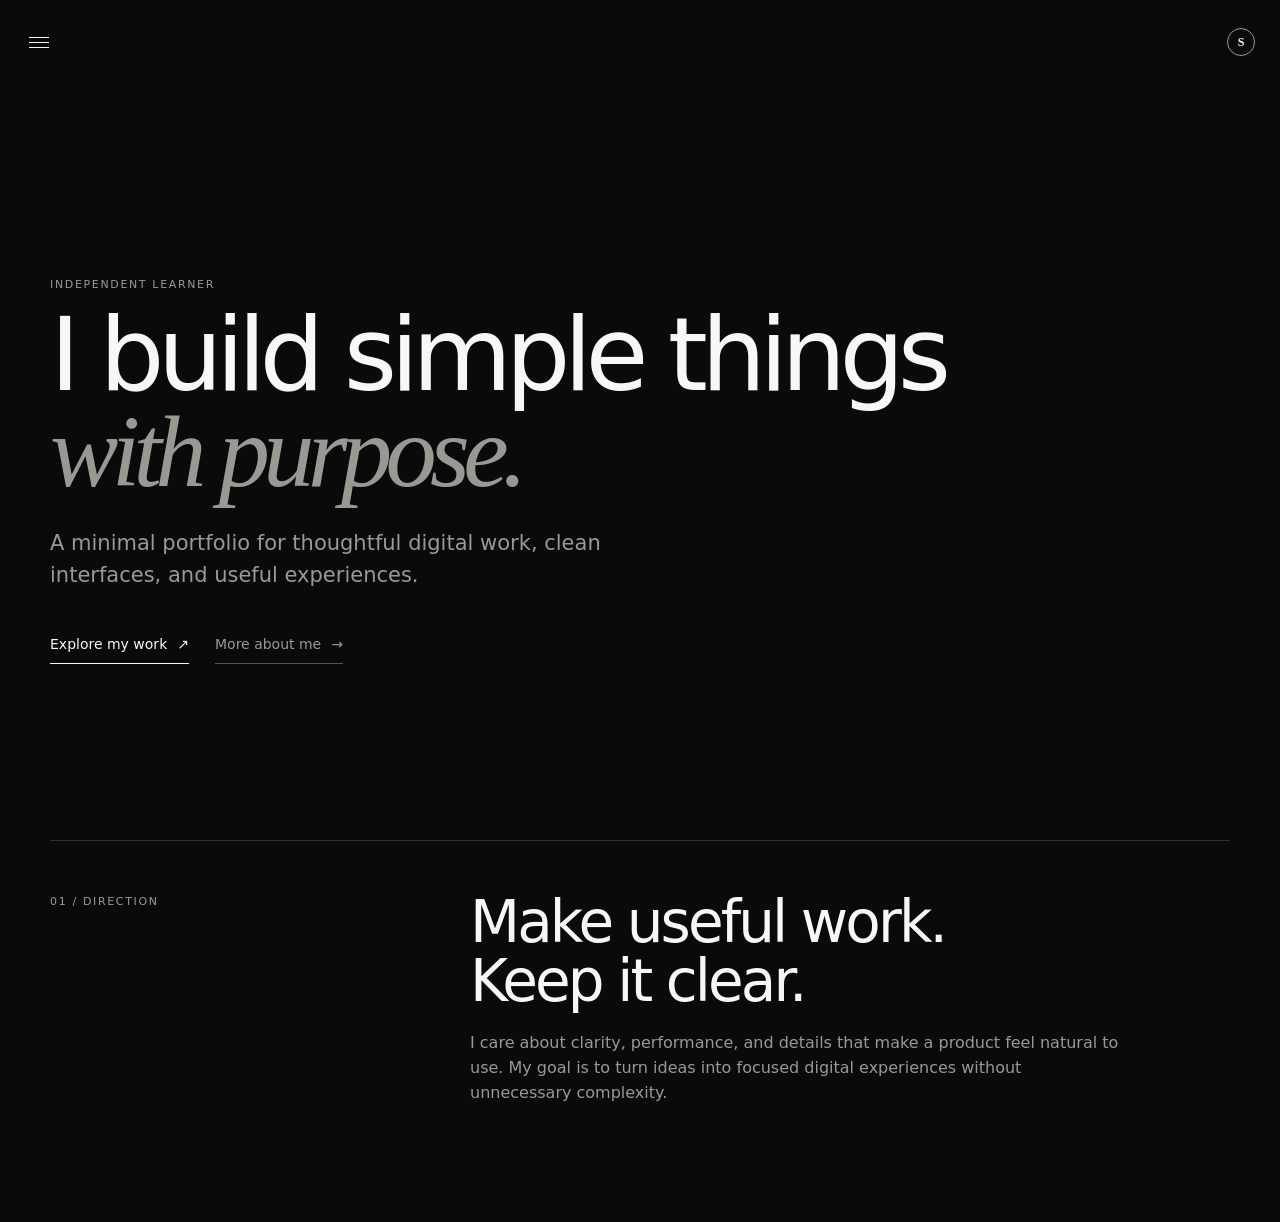
<file: index.html>
<!DOCTYPE html>
<html lang="en">
<head>
  <meta charset="UTF-8">
  <meta name="viewport" content="width=device-width, initial-scale=1.0">
  <meta name="description" content="Minimal personal portfolio website.">
  <title>Home — Portfolio</title>
  <link rel="stylesheet" href="assets/css/styles.css">
  <script src="assets/js/main.js" defer></script>
</head>
<body data-page="home">
  <header class="site-header">
    <button class="menu-toggle" type="button" aria-label="Open navigation" aria-controls="site-nav" aria-expanded="false">
      <span></span><span></span><span></span>
      <span class="tooltip">Menu</span>
    </button>

    <a class="brand" href="index.html" aria-label="Go to Home">
      <span class="brand-mark">S</span>
      <span class="tooltip">Home</span>
    </a>
  </header>

  <aside class="nav-drawer" id="site-nav" aria-hidden="true">
    <div class="nav-inner">
      <nav class="icon-nav" aria-label="Main navigation">
        <a href="index.html" data-page-link="home" aria-label="Home">
          <span class="nav-icon">⌂</span><span class="tooltip">Home</span>
        </a>
        <a href="about.html" data-page-link="about" aria-label="About">
          <span class="nav-icon">○</span><span class="tooltip">About</span>
        </a>
        <a href="work.html" data-page-link="work" aria-label="Work">
          <span class="nav-icon">◇</span><span class="tooltip">Work</span>
        </a>
        <a href="contact.html" data-page-link="contact" aria-label="Contact">
          <span class="nav-icon">↗</span><span class="tooltip">Contact</span>
        </a>
      </nav>
      <p class="nav-footer">© 2026</p>
    </div>
  </aside>
  <div class="nav-backdrop" data-close-nav></div>

  <main class="page page-home">
    <section class="hero container">
      <p class="eyebrow reveal">Independent Learner</p>
      <h1 class="display reveal">I build simple things<br><em>with purpose.</em></h1>
      <p class="lead reveal">A minimal portfolio for thoughtful digital work, clean interfaces, and useful experiences.</p>
      <div class="hero-actions reveal">
        <a class="text-link" href="work.html">Explore my work <span>↗</span></a>
        <a class="text-link muted-link" href="about.html">More about me <span>→</span></a>
      </div>
    </section>

    <section class="home-intro container">
      <div class="section-line"></div>
      <div class="split reveal">
        <p class="section-kicker">01 / Direction</p>
        <div>
          <h2>Make useful work.<br>Keep it clear.</h2>
          <p>I care about clarity, performance, and details that make a product feel natural to use. My goal is to turn ideas into focused digital experiences without unnecessary complexity.</p>
        </div>
      </div>
    </section>
  </main>
</body>
</html>
</file>
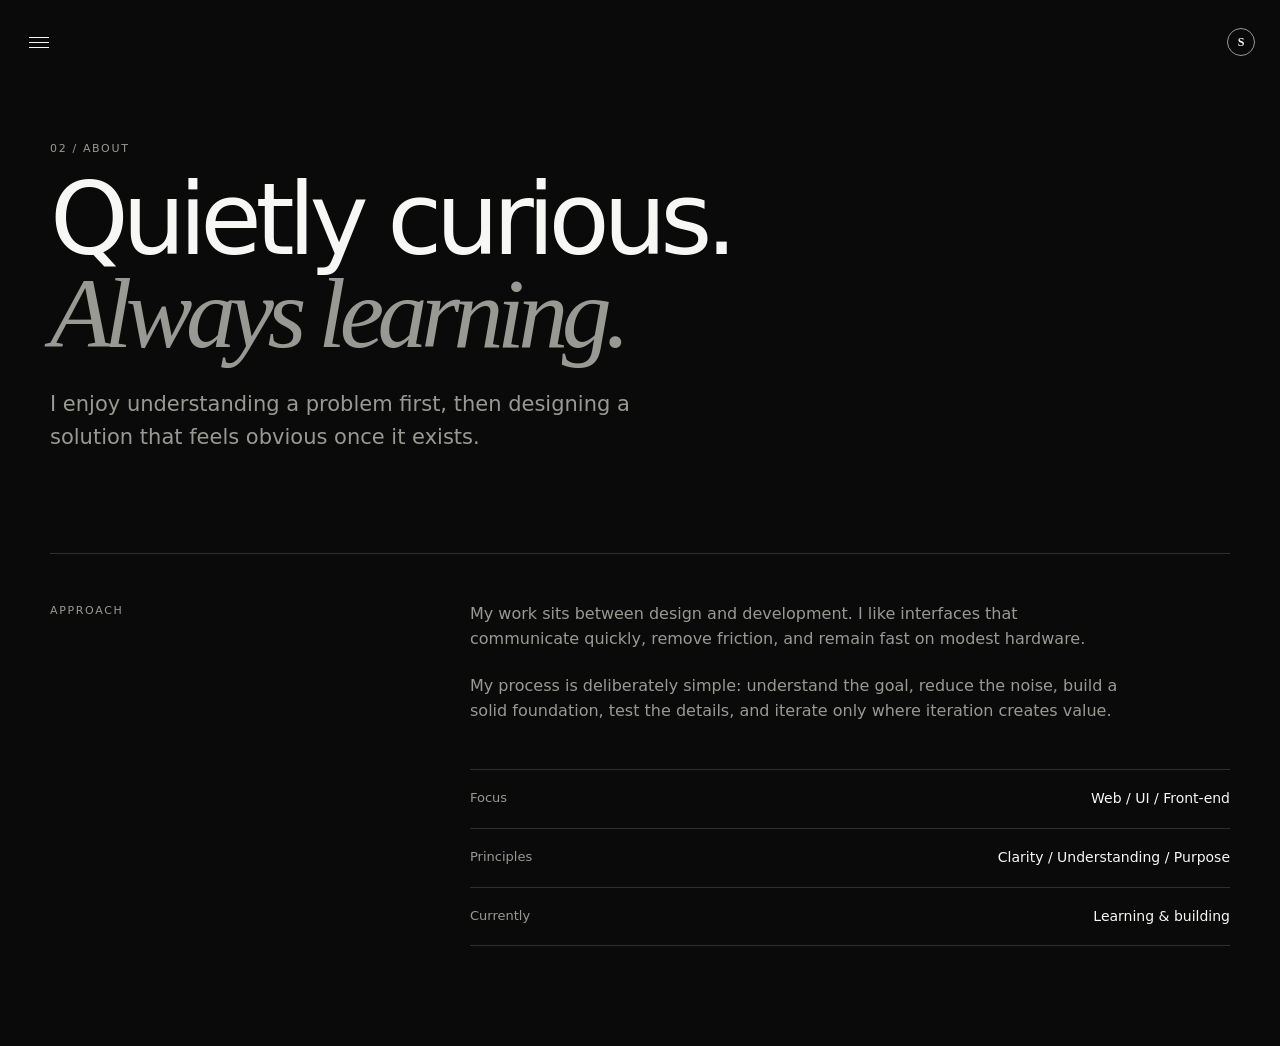
<file: about.html>
<!DOCTYPE html>
<html lang="en">
<head>
  <meta charset="UTF-8">
  <meta name="viewport" content="width=device-width, initial-scale=1.0">
  <meta name="description" content="About the portfolio owner.">
  <title>About — Portfolio</title>
  <link rel="stylesheet" href="assets/css/styles.css">
  <script src="assets/js/main.js" defer></script>
</head>
<body data-page="about">
  <header class="site-header">
    <button class="menu-toggle" type="button" aria-label="Open navigation" aria-controls="site-nav" aria-expanded="false">
      <span></span><span></span><span></span>
      <span class="tooltip">Menu</span>
    </button>
    <a class="brand" href="index.html" aria-label="Go to Home">
      <span class="brand-mark">S</span>
      <span class="tooltip">Home</span>
    </a>
  </header>

  <aside class="nav-drawer" id="site-nav" aria-hidden="true">
    <div class="nav-inner">
      <nav class="icon-nav" aria-label="Main navigation">
        <a href="index.html" data-page-link="home" aria-label="Home">
          <span class="nav-icon">⌂</span><span class="tooltip">Home</span>
        </a>
        <a href="about.html" data-page-link="about" aria-label="About">
          <span class="nav-icon">○</span><span class="tooltip">About</span>
        </a>
        <a href="work.html" data-page-link="work" aria-label="Work">
          <span class="nav-icon">◇</span><span class="tooltip">Work</span>
        </a>
        <a href="contact.html" data-page-link="contact" aria-label="Contact">
          <span class="nav-icon">↗</span><span class="tooltip">Contact</span>
        </a>
      </nav>
      <p class="nav-footer">© 2026</p>
    </div>
  </aside>
  <div class="nav-backdrop" data-close-nav></div>

  <main class="page">
    <section class="page-heading container reveal">
      <p class="eyebrow">02 / About</p>
      <h1>Quietly curious.<br><em>Always learning.</em></h1>
      <p class="lead">I enjoy understanding a problem first, then designing a solution that feels obvious once it exists.</p>
    </section>

    <section class="content-grid container">
      <div class="reveal">
        <p class="section-kicker">Approach</p>
      </div>
      <div class="prose reveal">
        <p>My work sits between design and development. I like interfaces that communicate quickly, remove friction, and remain fast on modest hardware.</p>
        <p>My process is deliberately simple: understand the goal, reduce the noise, build a solid foundation, test the details, and iterate only where iteration creates value.</p>

        <div class="facts">
          <div><span>Focus</span><strong>Web / UI / Front-end</strong></div>
          <div><span>Principles</span><strong>Clarity / Understanding / Purpose</strong></div>
          <div><span>Currently</span><strong>Learning & building</strong></div>
        </div>
      </div>
    </section>
  </main>
</body>
</html>
</file>
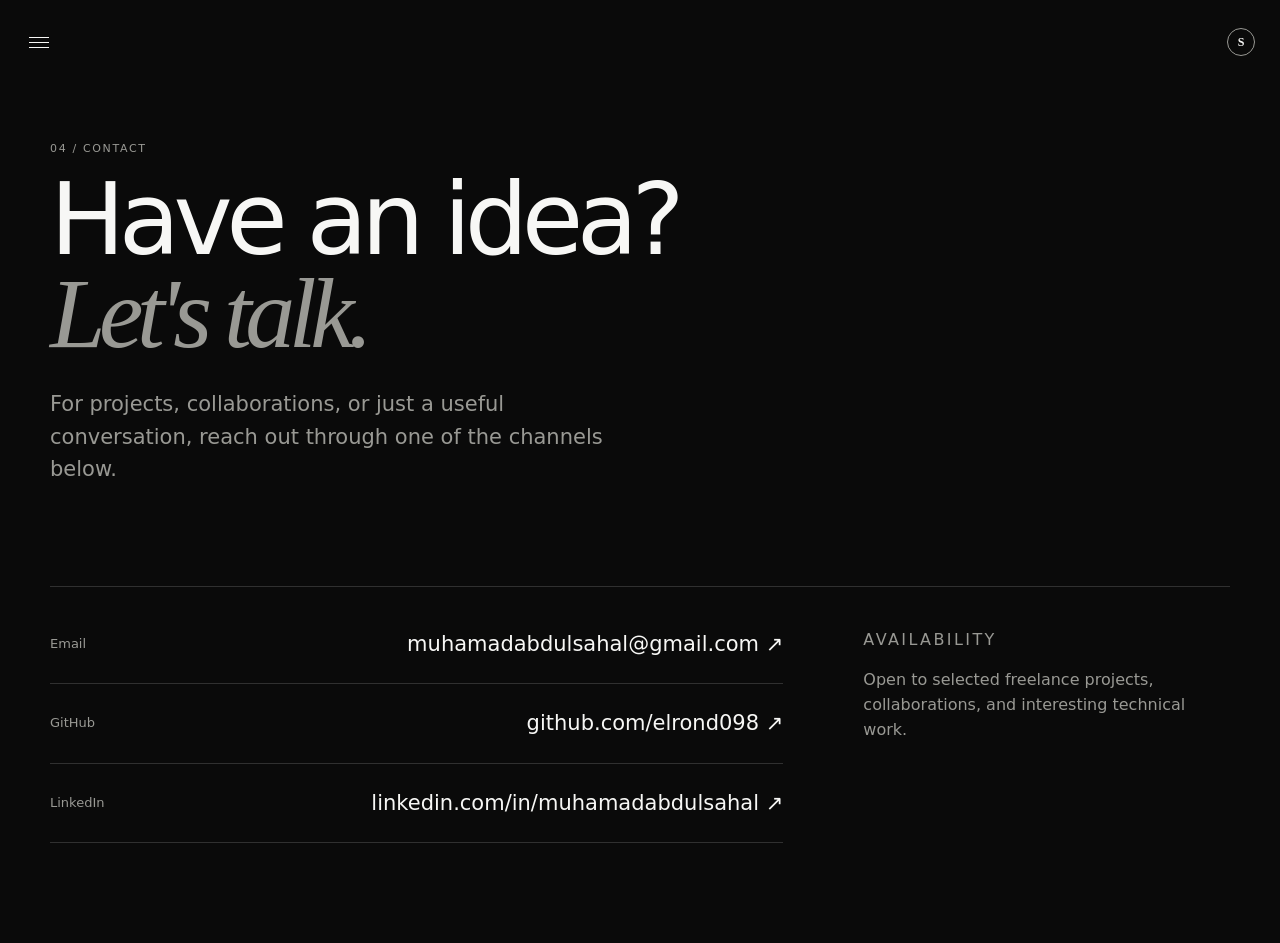
<file: contact.html>
<!DOCTYPE html>
<html lang="en">
<head>
  <meta charset="UTF-8">
  <meta name="viewport" content="width=device-width, initial-scale=1.0">
  <meta name="description" content="Contact page.">
  <title>Contact — Portfolio</title>
  <link rel="stylesheet" href="assets/css/styles.css">
  <script src="assets/js/main.js" defer></script>
</head>
<body data-page="contact">
  <header class="site-header">
    <button class="menu-toggle" type="button" aria-label="Open navigation" aria-controls="site-nav" aria-expanded="false">
      <span></span><span></span><span></span>
      <span class="tooltip">Menu</span>
    </button>
    <a class="brand" href="index.html" aria-label="Go to Home">
      <span class="brand-mark">S</span>
      <span class="tooltip">Home</span>
    </a>
  </header>

  <aside class="nav-drawer" id="site-nav" aria-hidden="true">
    <div class="nav-inner">
      <nav class="icon-nav" aria-label="Main navigation">
        <a href="index.html" data-page-link="home" aria-label="Home">
          <span class="nav-icon">⌂</span><span class="tooltip">Home</span>
        </a>
        <a href="about.html" data-page-link="about" aria-label="About">
          <span class="nav-icon">○</span><span class="tooltip">About</span>
        </a>
        <a href="work.html" data-page-link="work" aria-label="Work">
          <span class="nav-icon">◇</span><span class="tooltip">Work</span>
        </a>
        <a href="contact.html" data-page-link="contact" aria-label="Contact">
          <span class="nav-icon">↗</span><span class="tooltip">Contact</span>
        </a>
      </nav>
      <p class="nav-footer">© 2026</p>
    </div>
  </aside>
  <div class="nav-backdrop" data-close-nav></div>

  <main class="page">
    <section class="page-heading container reveal">
      <p class="eyebrow">04 / Contact</p>
      <h1>Have an idea?<br><em>Let's talk.</em></h1>
      <p class="lead">For projects, collaborations, or just a useful conversation, reach out through one of the channels below.</p>
    </section>

    <section class="contact-layout container">
      <div class="contact-list reveal">
        <a class="contact-item" href="mailto:muhamadabdulsahal@gmail.com">
          <span>Email</span><strong>muhamadabdulsahal@gmail.com ↗</strong>
        </a>
        <a class="contact-item" href="https://github.com/elrond098/" target="_blank" rel="noopener">
          <span>GitHub</span><strong>github.com/elrond098 ↗</strong>
        </a>
        <a class="contact-item" href="https://www.linkedin.com/in/m-abdul-sahal-2a5a41400/" target="_blank" rel="noopener">
          <span>LinkedIn</span><strong>linkedin.com/in/muhamadabdulsahal ↗</strong>
        </a>
      </div>

      <div class="contact-note reveal">
        <p class="section-kicker">Availability</p>
        <p>Open to selected freelance projects, collaborations, and interesting technical work.</p>
      </div>
    </section>
  </main>
</body>
</html>
</file>
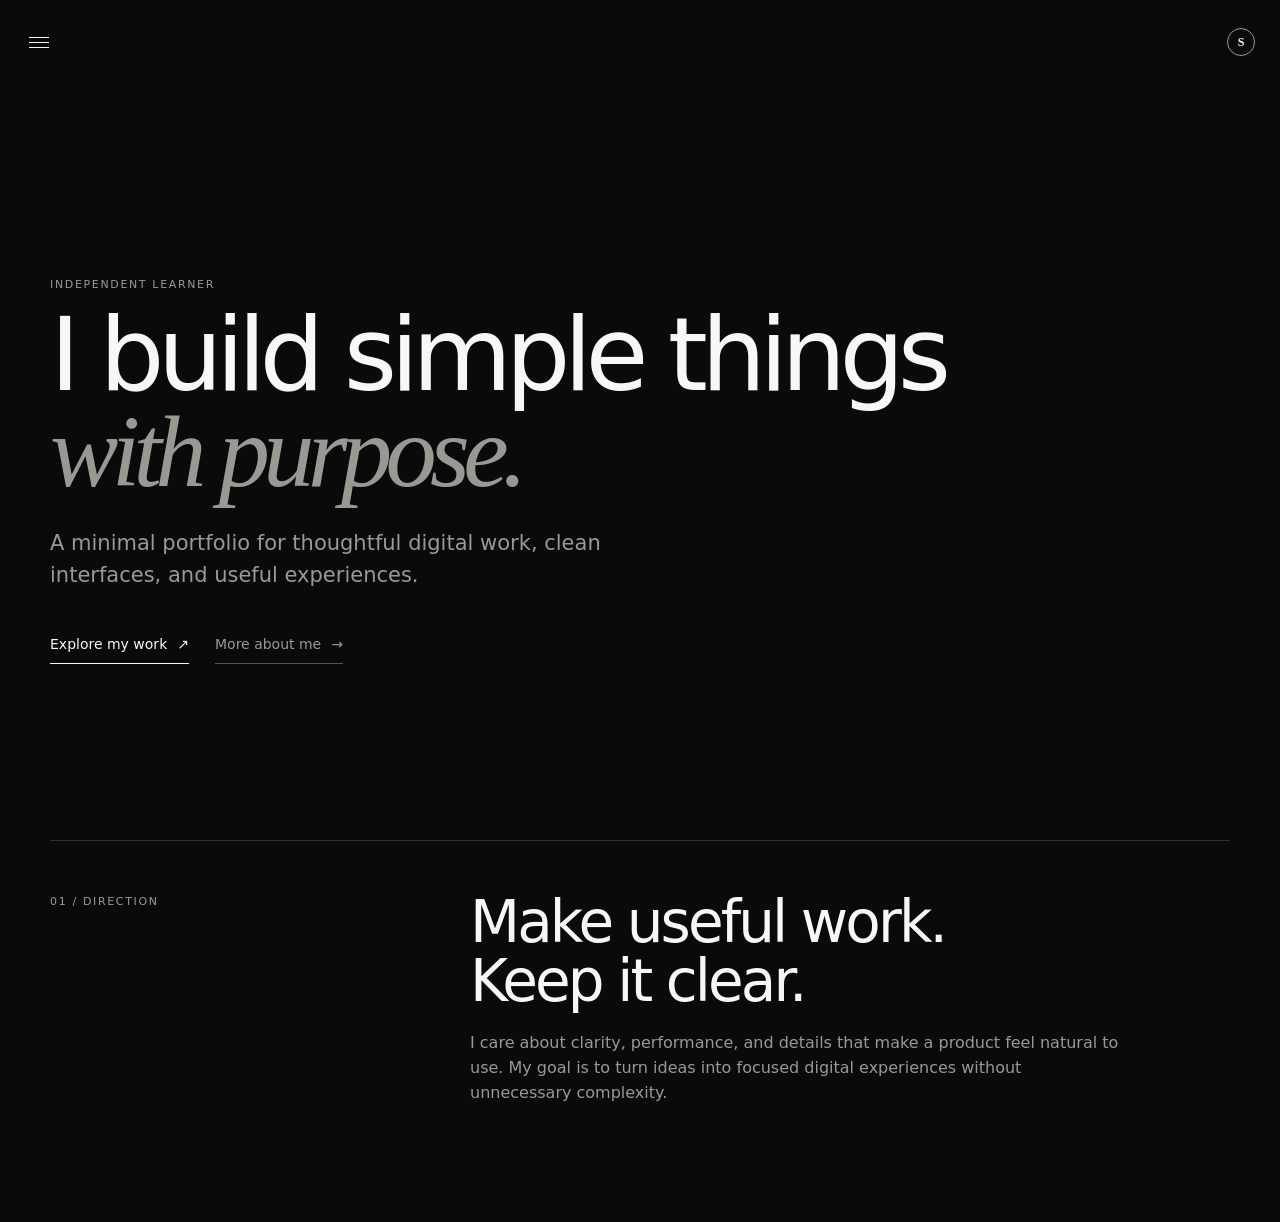
<file: home.html>
<!DOCTYPE html>
<html lang="en">
<head>
  <meta charset="UTF-8">
  <meta name="viewport" content="width=device-width, initial-scale=1.0">
  <meta name="description" content="Minimal personal portfolio website.">
  <title>Home — Portfolio</title>
  <link rel="stylesheet" href="assets/css/styles.css">
  <script src="assets/js/main.js" defer></script>
</head>
<body data-page="home">
  <header class="site-header">
    <button class="menu-toggle" type="button" aria-label="Open navigation" aria-controls="site-nav" aria-expanded="false">
      <span></span><span></span><span></span>
      <span class="tooltip">Menu</span>
    </button>

    <a class="brand" href="home.html" aria-label="Go to Home">
      <span class="brand-mark">S</span>
      <span class="tooltip">Home</span>
    </a>
  </header>

  <aside class="nav-drawer" id="site-nav" aria-hidden="true">
    <div class="nav-inner">
      <nav class="icon-nav" aria-label="Main navigation">
        <a href="home.html" data-page-link="home" aria-label="Home">
          <span class="nav-icon">⌂</span><span class="tooltip">Home</span>
        </a>
        <a href="about.html" data-page-link="about" aria-label="About">
          <span class="nav-icon">○</span><span class="tooltip">About</span>
        </a>
        <a href="work.html" data-page-link="work" aria-label="Work">
          <span class="nav-icon">◇</span><span class="tooltip">Work</span>
        </a>
        <a href="contact.html" data-page-link="contact" aria-label="Contact">
          <span class="nav-icon">↗</span><span class="tooltip">Contact</span>
        </a>
      </nav>
      <p class="nav-footer">© 2026</p>
    </div>
  </aside>
  <div class="nav-backdrop" data-close-nav></div>

  <main class="page page-home">
    <section class="hero container">
      <p class="eyebrow reveal">Independent Learner</p>
      <h1 class="display reveal">I build simple things<br><em>with purpose.</em></h1>
      <p class="lead reveal">A minimal portfolio for thoughtful digital work, clean interfaces, and useful experiences.</p>
      <div class="hero-actions reveal">
        <a class="text-link" href="work.html">Explore my work <span>↗</span></a>
        <a class="text-link muted-link" href="about.html">More about me <span>→</span></a>
      </div>
    </section>

    <section class="home-intro container">
      <div class="section-line"></div>
      <div class="split reveal">
        <p class="section-kicker">01 / Direction</p>
        <div>
          <h2>Make useful work.<br>Keep it clear.</h2>
          <p>I care about clarity, performance, and details that make a product feel natural to use. My goal is to turn ideas into focused digital experiences without unnecessary complexity.</p>
        </div>
      </div>
    </section>
  </main>
</body>
</html>
</file>
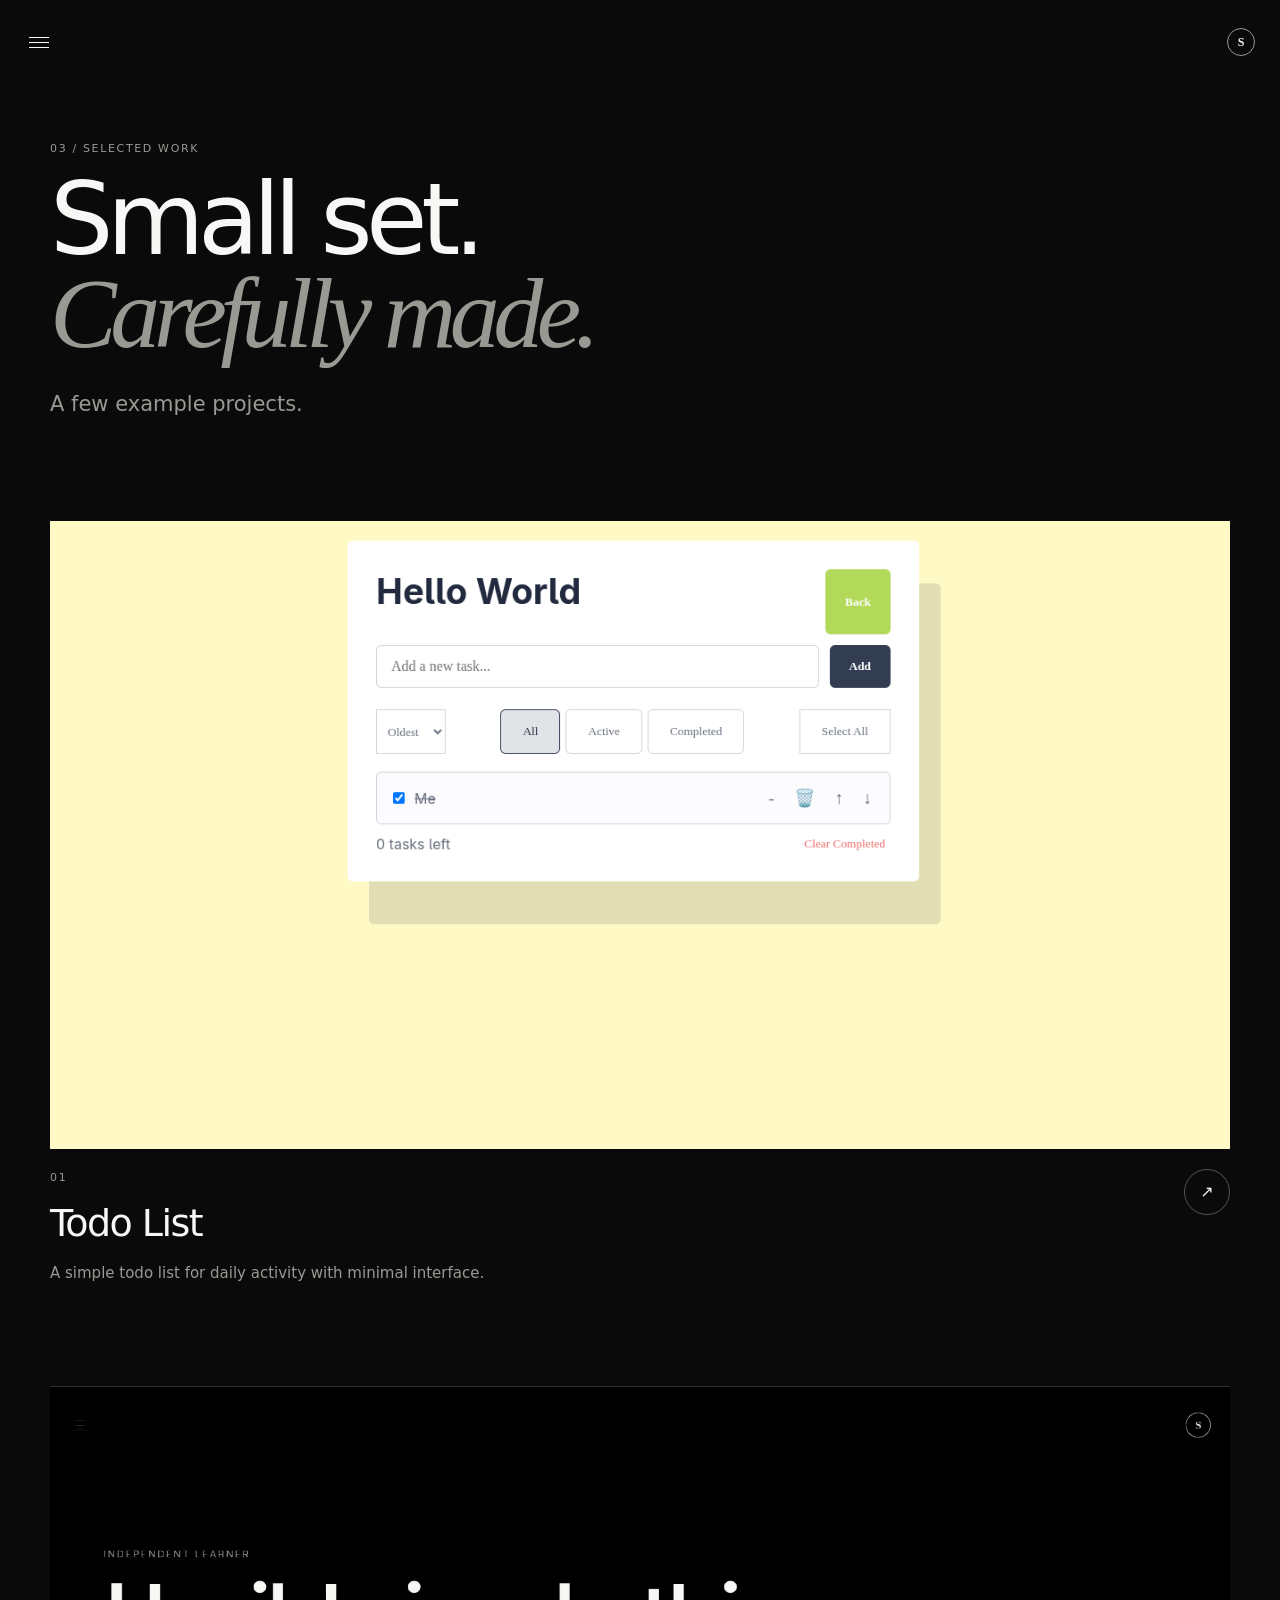
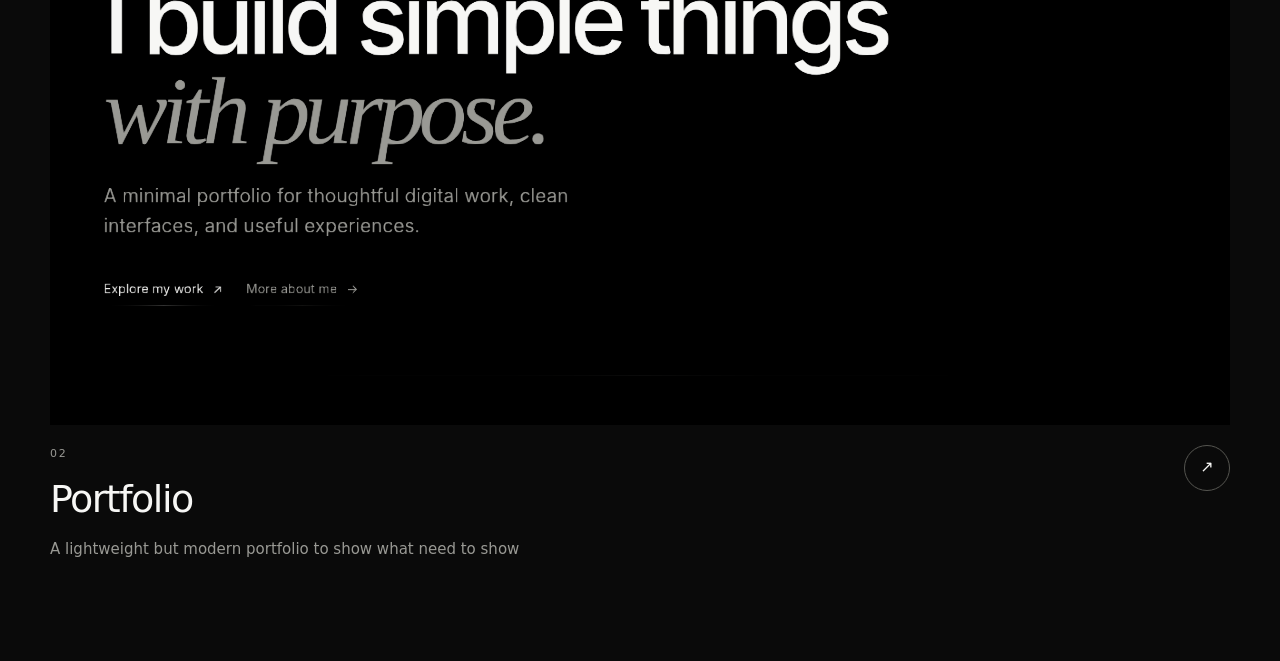
<file: work.html>
<!DOCTYPE html>
<html lang="en">
<head>
  <meta charset="UTF-8">
  <meta name="viewport" content="width=device-width, initial-scale=1.0">
  <meta name="description" content="Selected projects and experiments.">
  <title>Work — Portfolio</title>
  <link rel="stylesheet" href="assets/css/styles.css">
  <script src="assets/js/main.js" defer></script>
</head>
<body data-page="work">
  <header class="site-header">
    <button class="menu-toggle" type="button" aria-label="Open navigation" aria-controls="site-nav" aria-expanded="false">
      <span></span><span></span><span></span>
      <span class="tooltip">Menu</span>
    </button>
    <a class="brand" href="index.html" aria-label="Go to Home">
      <span class="brand-mark">S</span>
      <span class="tooltip">Home</span>
    </a>
  </header>

  <aside class="nav-drawer" id="site-nav" aria-hidden="true">
    <div class="nav-inner">
      <nav class="icon-nav" aria-label="Main navigation">
        <a href="index.html" data-page-link="home" aria-label="Home">
          <span class="nav-icon">⌂</span><span class="tooltip">Home</span>
        </a>
        <a href="about.html" data-page-link="about" aria-label="About">
          <span class="nav-icon">○</span><span class="tooltip">About</span>
        </a>
        <a href="work.html" data-page-link="work" aria-label="Work">
          <span class="nav-icon">◇</span><span class="tooltip">Work</span>
        </a>
        <a href="contact.html" data-page-link="contact" aria-label="Contact">
          <span class="nav-icon">↗</span><span class="tooltip">Contact</span>
        </a>
      </nav>
      <p class="nav-footer">© 2026</p>
    </div>
  </aside>
  <div class="nav-backdrop" data-close-nav></div>

  <main class="page">
    <section class="page-heading container reveal">
      <p class="eyebrow">03 / Selected work</p>
      <h1>Small set.<br><em>Carefully made.</em></h1>
      <p class="lead">A few example projects.</p>
    </section>

    <section class="projects container">
      <article class="project reveal">
        <a class="project-image" href="https://github.com/elrond098/todoListV2" target="_blank" rel="noopener" aria-label="Open Minimal Dashboard project">
          <img src="assets/images/project_todolist.svg" alt="Preview of a minimal todolist">
        </a>
        <div class="project-meta">
          <div>
            <p class="project-number">01</p>
            <h2>Todo List</h2>
            <p>A simple todo list for daily activity with minimal interface.</p>
          </div>
          <a class="circle-link" href="https://github.com/elrond098/todoListV2" target="_blank" rel="noopener" aria-label="Open Minimal Todolist">↗</a>
        </div>
      </article>

      <article class="project reveal">
        <a class="project-image" href="https://elrond098.github.io/portfolio-minimal/" target="_blank" rel="noopener" aria-label="Open Notes project">
          <img src="assets/images/project_portfolio.svg" alt="Preview of a minimal portfolio">
        </a>
        <div class="project-meta">
          <div>
            <p class="project-number">02</p>
            <h2>Portfolio</h2>
            <p>A lightweight but modern portfolio to show what need to show</p>
          </div>
          <a class="circle-link" href="https://elrond098.github.io/portfolio-minimal/" target="_blank" rel="noopener" aria-label="Open Quiet Portfolio project">↗</a>
        </div>
      </article>
    </section>
  </main>
</body>
</html>
</file>
<file: assets/css/styles.css>
/* =========================================================
   Minimal Portfolio — main stylesheet
   Palette: black / white / grey
   ========================================================= */

:root {
  --black: #0a0a0a;
  --white: #f7f7f5;
  --grey-1: #d7d7d2;
  --grey-2: #999994;
  --grey-3: #555550;
  --line: rgba(247, 247, 245, 0.16);
  --drawer: #11110f;
  --max: 1180px;
  --ease: cubic-bezier(.22, .8, .22, 1);
}

* { box-sizing: border-box; }

html { scroll-behavior: smooth; }

body {
  margin: 0;
  background: var(--black);
  color: var(--white);
  font-family: Inter, ui-sans-serif, system-ui, -apple-system, BlinkMacSystemFont, "Segoe UI", sans-serif;
  line-height: 1.55;
  overflow-x: hidden;
}

body.nav-open { overflow: hidden; }

a { color: inherit; text-decoration: none; }

button { font: inherit; }

img {
  display: block;
  width: 100%;
  height: auto;
}

.site-header {
  position: fixed;
  inset: 0 0 auto 0;
  height: 84px;
  display: flex;
  align-items: center;
  justify-content: space-between;
  padding: 0 18px;
  z-index: 100;
  pointer-events: none;
}

.menu-toggle,
.brand {
  pointer-events: auto;
}

.menu-toggle {
  position: relative;
  width: 42px;
  height: 42px;
  padding: 10px;
  border: 1px solid transparent;
  background: transparent;
  color: var(--white);
  cursor: pointer;
  border-radius: 50%;
}

.menu-toggle:hover,
.brand:hover {
  background: rgba(255,255,255,.08);
}

.menu-toggle span:not(.tooltip) {
  display: block;
  width: 20px;
  height: 1px;
  margin: 4px auto;
  background: currentColor;
  transition: transform .35s var(--ease), opacity .25s ease;
}

.menu-toggle.is-open span:nth-child(1) { transform: translateY(5px) rotate(45deg); }
.menu-toggle.is-open span:nth-child(2) { opacity: 0; }
.menu-toggle.is-open span:nth-child(3) { transform: translateY(-5px) rotate(-45deg); }

.brand {
  position: relative;
  width: 42px;
  height: 42px;
  display: grid;
  place-items: center;
  border-radius: 50%;
  transition: background .25s ease;
}

.brand-mark {
  width: 28px;
  height: 28px;
  display: grid;
  place-items: center;
  border: 1px solid var(--grey-2);
  border-radius: 50%;
  font: 600 12px/1 Georgia, serif;
}

.tooltip {
  position: absolute;
  left: calc(100% + 10px);
  top: 50%;
  transform: translateY(-50%) translateX(-4px);
  padding: 5px 8px;
  border: 1px solid var(--line);
  border-radius: 5px;
  background: #181816;
  color: var(--white);
  font-size: 11px;
  white-space: nowrap;
  opacity: 0;
  pointer-events: none;
  transition: opacity .2s ease, transform .2s ease;
}

.brand .tooltip {
  left: auto;
  right: calc(100% + 10px);
}

.menu-toggle:hover .tooltip,
.brand:hover .tooltip,
.menu-toggle:focus-visible .tooltip,
.brand:focus-visible .tooltip {
  opacity: 1;
  transform: translateY(-50%) translateX(0);
}

.nav-drawer {
  position: fixed;
  inset: 0 auto 0 0;
  width: min(80px, 36vw);
  background: var(--drawer);
  border-right: 1px solid var(--line);
  transform: translateX(-101%);
  transition: transform .45s var(--ease);
  z-index: 90;
}

.nav-drawer.is-open { transform: translateX(0); }

.nav-inner {
  height: 100%;
  display: flex;
  flex-direction: column;
  justify-content: center;
  padding: 40px;
}

.nav-footer,
.eyebrow,
.section-kicker,
.project-number {
  margin: 0;
  color: var(--grey-2);
  font-size: 11px;
  letter-spacing: .15em;
  text-transform: uppercase;
}

.icon-nav {
  display: flex;
  flex-direction: column;
  align-items: center;
  gap: 10px;
}

.icon-nav a {
  position: relative;
  width: 48px;
  height: 48px;
  display: grid;
  place-items: center;
  color: var(--grey-2);
  border: 1px solid transparent;
  border-radius: 50%;
  transition: color .2s ease, background .2s ease, border-color .2s ease;
}

.icon-nav a:hover,
.icon-nav a.active {
  color: var(--white);
  background: rgba(255,255,255,.07);
  border-color: var(--line);
}

.icon-nav a.active::after {
  content: "";
  position: absolute;
  right: -11px;
  width: 3px;
  height: 18px;
  background: var(--white);
}

.nav-icon {
  font-size: 20px;
  line-height: 1;
}

.icon-nav .tooltip {
  left: calc(100% + 12px);
  top: 50%;
  transform: translateY(-50%) translateX(-5px);
}

.icon-nav a:hover .tooltip,
.icon-nav a:focus-visible .tooltip {
  opacity: 1;
  transform: translateY(-50%) translateX(0);
}

.nav-footer {
  position: absolute;
  bottom: 28px;
  left: 0;
  right: 0;
  text-align: center;
}

.nav-backdrop {
  position: fixed;
  inset: 0;
  background: rgba(0,0,0,.56);
  opacity: 0;
  pointer-events: none;
  transition: opacity .35s ease;
  z-index: 80;
  backdrop-filter: blur(2px);
}

.nav-backdrop.is-visible {
  opacity: 1;
  pointer-events: auto;
}

.page {
  min-height: 100vh;
  padding: 140px 0 100px;
}

.container {
  width: min(var(--max), calc(100% - 64px));
  margin-inline: auto;
}

.hero {
  min-height: calc(100vh - 240px);
  display: flex;
  flex-direction: column;
  justify-content: center;
}

.display,
.page-heading h1 {
  margin: 14px 0 28px;
  max-width: 950px;
  font-size: clamp(50px, 8vw, 108px);
  line-height: .93;
  letter-spacing: -.065em;
  font-weight: 500;
}

.display em,
.page-heading em {
  color: var(--grey-2);
  font-family: Georgia, "Times New Roman", serif;
  font-weight: 400;
}

.lead {
  max-width: 600px;
  margin: 0;
  color: var(--grey-2);
  font-size: clamp(17px, 2vw, 21px);
  line-height: 1.55;
}

.hero-actions {
  display: flex;
  gap: 26px;
  flex-wrap: wrap;
  margin-top: 42px;
}

.text-link {
  display: inline-flex;
  gap: 10px;
  align-items: center;
  padding-bottom: 7px;
  border-bottom: 1px solid var(--white);
  font-size: 14px;
}

.text-link span { transition: transform .25s ease; }
.text-link:hover span { transform: translate(4px, -2px); }
.muted-link { color: var(--grey-2); border-color: var(--grey-3); }

.home-intro { padding-top: 40px; }

.section-line {
  height: 1px;
  background: var(--line);
  margin-bottom: 52px;
}

.split {
  display: grid;
  grid-template-columns: 1fr 2fr;
  gap: 40px;
}

.split h2 {
  margin: 0 0 20px;
  font-size: clamp(30px, 5vw, 58px);
  line-height: 1.02;
  letter-spacing: -.05em;
  font-weight: 500;
}

.split p:not(.section-kicker),
.prose p,
.contact-note p {
  max-width: 650px;
  color: var(--grey-2);
  font-size: 16px;
}

.page-heading {
  padding-bottom: 100px;
}

.page-heading h1 {
  margin-top: 16px;
  font-size: clamp(50px, 8vw, 100px);
}

.content-grid {
  display: grid;
  grid-template-columns: 1fr 2fr;
  gap: 40px;
  border-top: 1px solid var(--line);
  padding-top: 48px;
}

.prose p { margin: 0 0 22px; }

.facts {
  margin-top: 46px;
  border-top: 1px solid var(--line);
}

.facts div {
  display: flex;
  justify-content: space-between;
  gap: 30px;
  padding: 18px 0;
  border-bottom: 1px solid var(--line);
}

.facts span {
  color: var(--grey-2);
  font-size: 13px;
}

.facts strong {
  font-size: 14px;
  font-weight: 500;
  text-align: right;
}

.projects {
  display: grid;
  gap: 100px;
}

.project-image {
  display: block;
  overflow: hidden;
  background: #151513;
}

.project-image img {
  transition: transform .6s var(--ease);
}

.project-image:hover img { transform: scale(1.018); }

.project-meta {
  display: flex;
  justify-content: space-between;
  gap: 40px;
  padding-top: 20px;
}

.project-number { margin-bottom: 8px; }

.project-meta h2 {
  margin: 0 0 9px;
  font-size: clamp(25px, 3vw, 38px);
  letter-spacing: -.04em;
  font-weight: 500;
}

.project-meta p:not(.project-number) {
  max-width: 680px;
  margin: 0;
  color: var(--grey-2);
  font-size: 15px;
}

.circle-link {
  flex: 0 0 auto;
  width: 46px;
  height: 46px;
  display: grid;
  place-items: center;
  border: 1px solid var(--grey-3);
  border-radius: 50%;
  transition: background .2s ease, color .2s ease;
}

.circle-link:hover {
  background: var(--white);
  color: var(--black);
}

.contact-layout {
  display: grid;
  grid-template-columns: 2fr 1fr;
  gap: 80px;
  border-top: 1px solid var(--line);
  padding-top: 18px;
}

.contact-item {
  display: flex;
  align-items: center;
  justify-content: space-between;
  gap: 25px;
  padding: 23px 0;
  border-bottom: 1px solid var(--line);
}

.contact-item span {
  color: var(--grey-2);
  font-size: 13px;
}

.contact-item strong {
  font-size: clamp(16px, 2vw, 21px);
  font-weight: 400;
}

.contact-note {
  padding-top: 23px;
}

.contact-note .section-kicker { margin-bottom: 12px; }

.reveal {
  opacity: 0;
  transform: translateY(18px);
  transition: opacity .65s ease, transform .65s var(--ease);
}

.reveal.visible {
  opacity: 1;
  transform: none;
}

@media (max-width: 720px) {
  /* .site-header { padding: 0 18px; } */
  .container { width: min(var(--max), calc(100% - 36px)); }
  .page { padding-top: 120px; }
  .nav-inner { padding: 30px; }
  .icon-nav a.active::after { right: -10px; }
  .split,
  .content-grid,
  .contact-layout { grid-template-columns: 1fr; gap: 25px; }
  .page-heading { padding-bottom: 65px; }
  .hero { min-height: calc(100vh - 180px); }
  .project-meta,
  .contact-item { align-items: flex-start; }
  .contact-item { flex-direction: column; gap: 5px; }
  .facts div { flex-direction: column; gap: 5px; }
  .facts strong { text-align: left; }
}

@media (prefers-reduced-motion: reduce) {
  html { scroll-behavior: auto; }
  *, *::before, *::after {
    animation-duration: .01ms !important;
    transition-duration: .01ms !important;
  }
  .reveal { opacity: 1; transform: none; }
}
</file>
